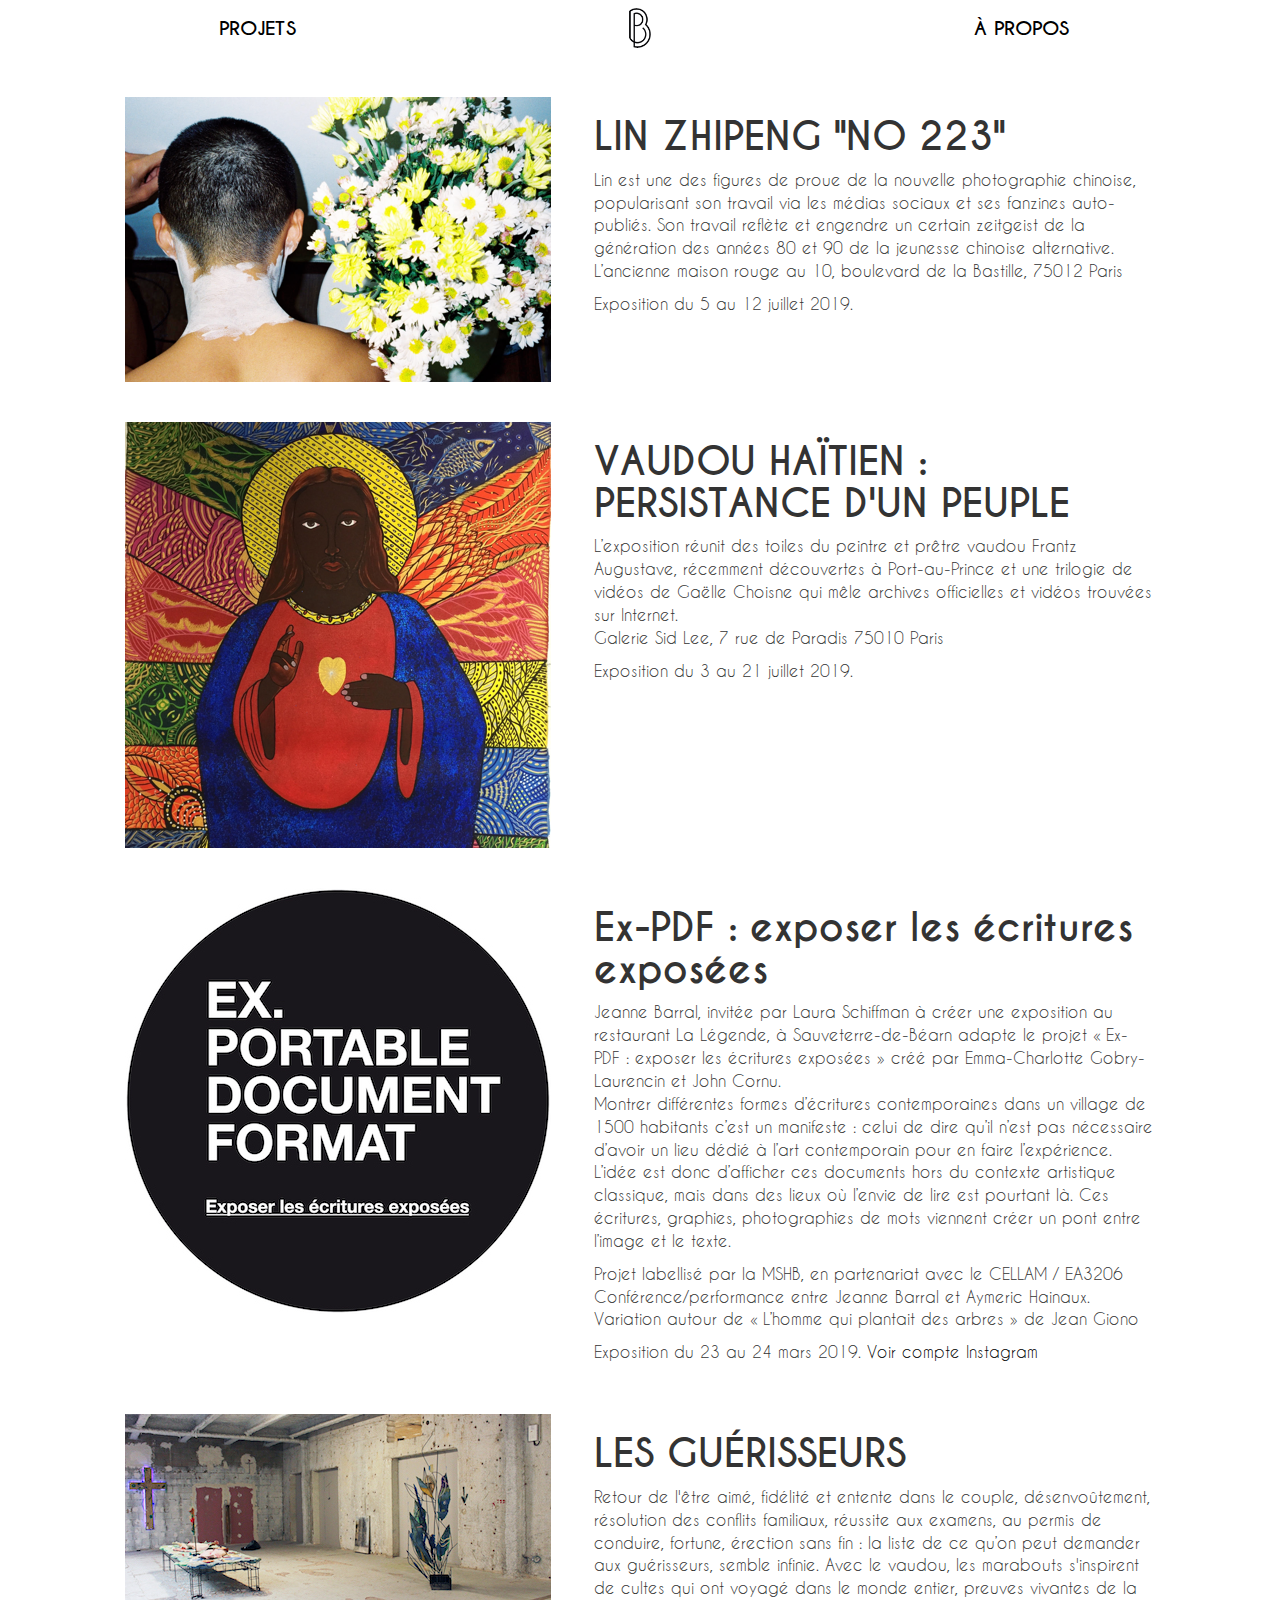
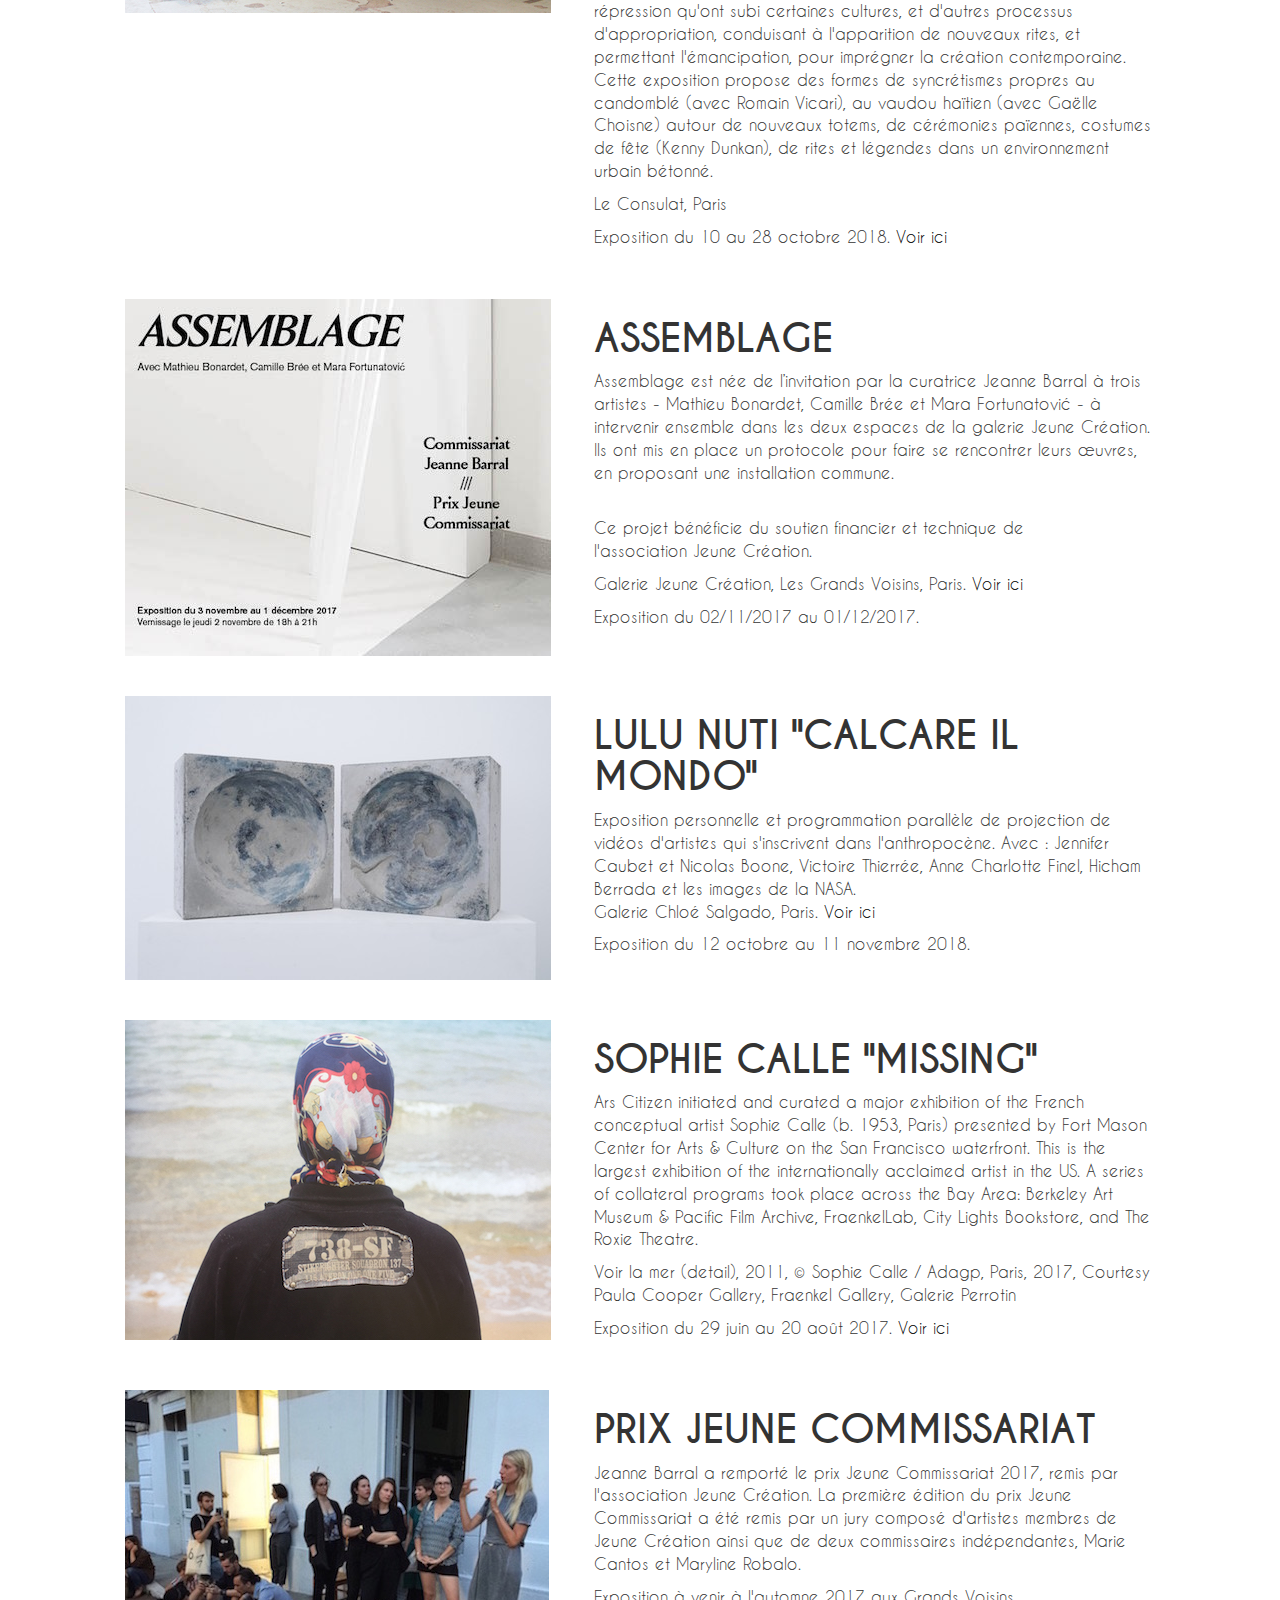
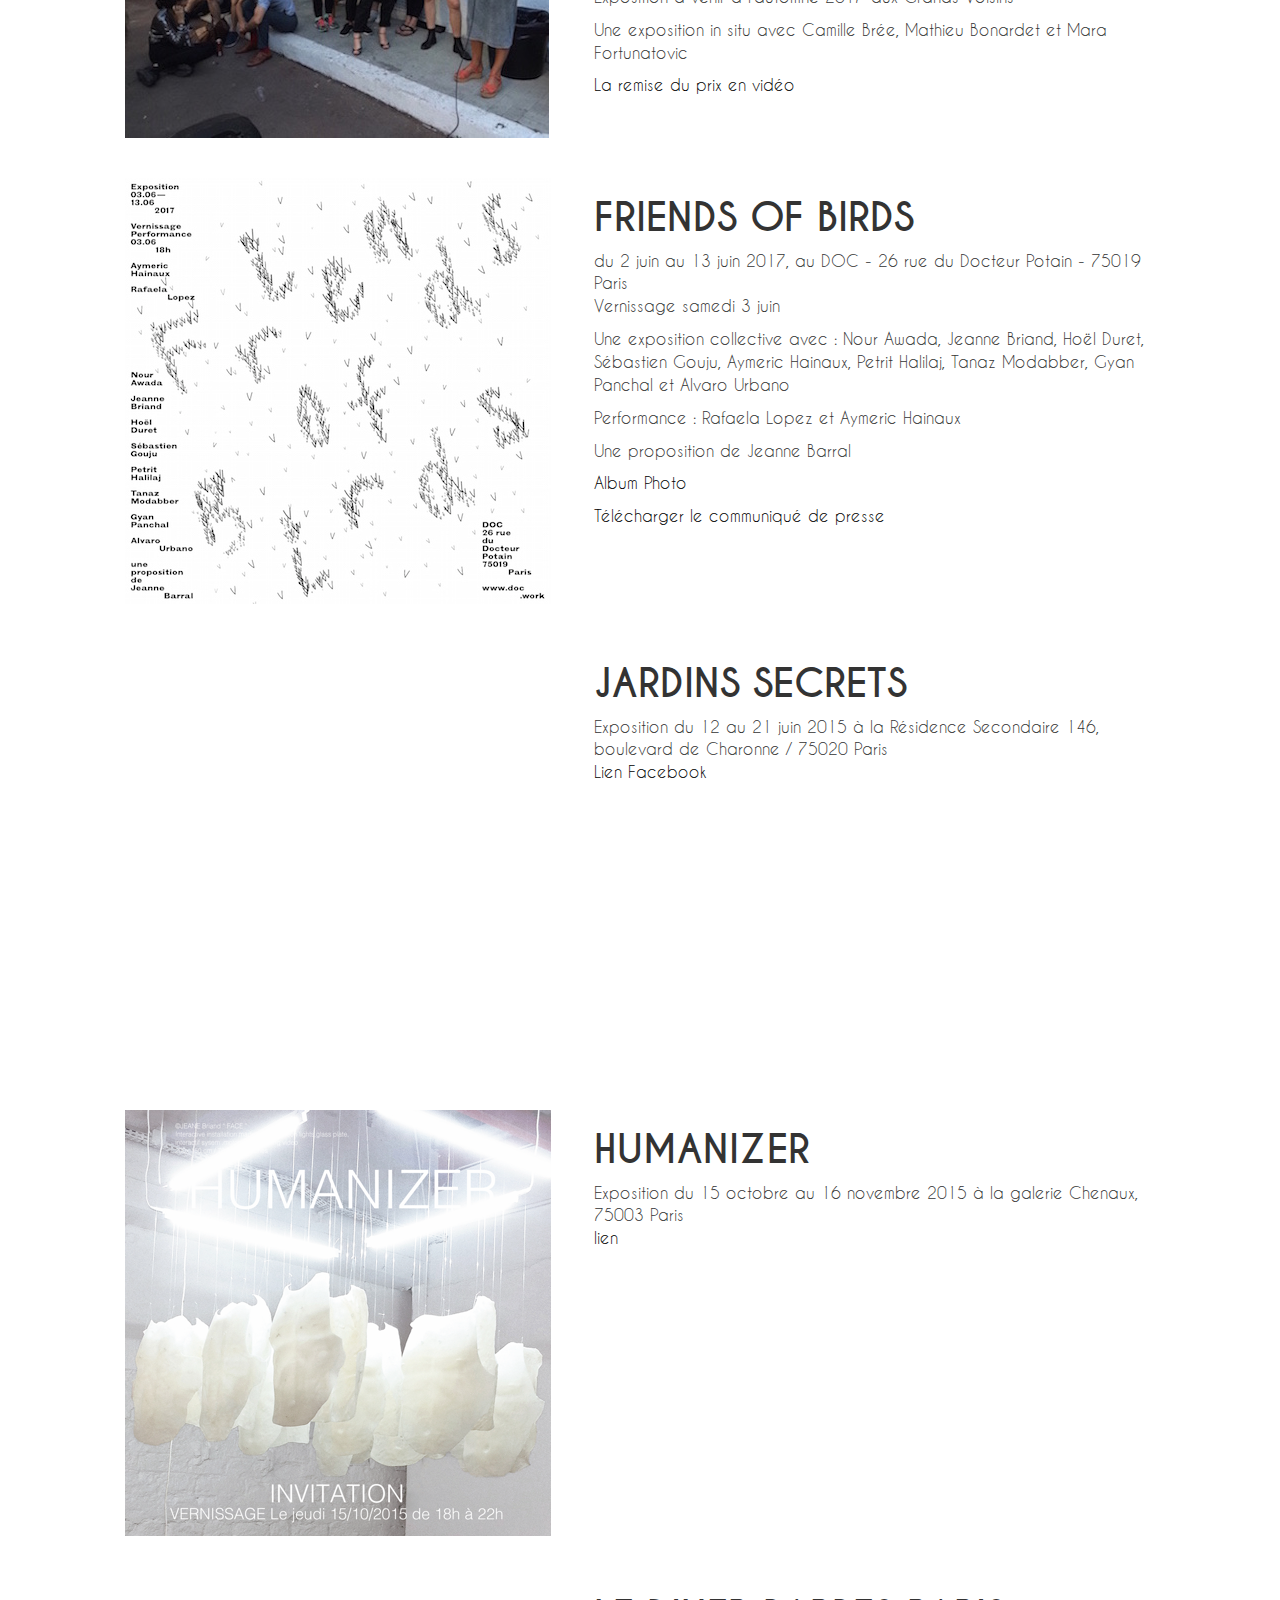
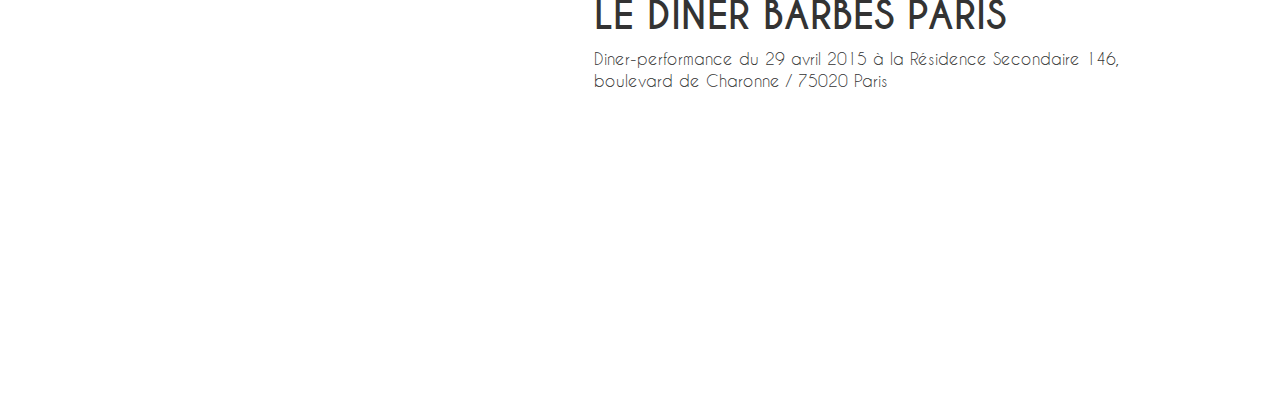
<file: index.html>
<html>
  <head>
    <link type="text/css" rel="stylesheet" href="bootstrap/css/bootstrap.css">
    <link type="text/css" rel="stylesheet" href="bootstrap/css/style.css">
    <script src="https://ajax.googleapis.com/ajax/libs/jquery/1.11.2/jquery.min.js"></script>
    <script src="bootstrap/js/bootstrap.js"></script>
  </head>

  <div class='row center' style='padding-top:8px; padding-bottom:8px;background:white;'>
       <div class='col-lg-5'>
        <a href="index.html"><h4>PROJETS</h4></a>
      </div>
      <div class='col-lg-2'>
         <a href="logo.html"><img src='images/logo-nb.png' style='height:40px;'></a>
      </div>
      <div class='col-lg-5'>
        <a href="apropos.html"><h4>À PROPOS</h4></a>
      </div>
      </div>
      
    <div class='container'>
      
    </div>
  
  
  <div class='container f16'>   

         <!-- <!> Debut du bloc <!> -->

   <div class='row m40'>
          <div class='col-lg-5 m20'> 

            <img src='images/zhipeng.png'></img>
        
    
      </div>
      
      <div class='col-lg-7'> 
          <div style='margin-left:40px'> 
          <h1> LIN ZHIPENG "NO 223"</h1>
          
          Lin est une des figures de proue de la nouvelle photographie chinoise, popularisant son travail via les médias sociaux et ses fanzines auto-publiés. Son travail reflète et engendre un certain zeitgeist de la génération des années 80 et 90 de la jeunesse chinoise alternative. </h4>
            
            <p>L’ancienne maison rouge au 10, boulevard de la Bastille, 75012 Paris</h4></p>
            <p>Exposition du 5 au 12 juillet 2019.</h4></p>
          </h4>
        </div>
      
    </div>
  </div>
<!-- <!> Fin du bloc <!> -->   


      <!-- <!> Debut du bloc <!> -->

   <div class='row m40'>
          <div class='col-lg-5 m20'> 

            <img src='images/vaudou.png'></img>
        
    
      </div>
      
      <div class='col-lg-7'> 
          <div style='margin-left:40px'> 
          <h1>VAUDOU HAÏTIEN : PERSISTANCE D'UN PEUPLE </h1>
          
          L’exposition réunit des toiles du peintre et prêtre vaudou Frantz Augustave, 
            récemment découvertes à Port-au-Prince et une trilogie de vidéos de Gaëlle Choisne qui mêle archives officielles et vidéos trouvées sur Internet. </h4>
            
            <p>Galerie Sid Lee, 7 rue de Paradis 75010 Paris </h4></p>
            <p>Exposition du 3 au 21 juillet 2019.</h4></p>
          </h4>
        </div>
      
    </div>
  </div>
<!-- <!> Fin du bloc <!> -->  

      <!-- <!> Debut du bloc <!> -->

   <div class='row m40'>
          <div class='col-lg-5 m20'> 

            <img src='images/expdf.jpg'></img>
        
    
      </div>
      
      <div class='col-lg-7'> 
          <div style='margin-left:40px'> 
          <h1> Ex-PDF : exposer les écritures exposées</h1>
          
          Jeanne Barral, invitée par Laura Schiffman à créer une exposition au restaurant La Légende, à Sauveterre-de-Béarn adapte le projet « Ex-PDF : exposer les écritures exposées » créé par Emma-Charlotte Gobry-Laurencin et John Cornu.

<p>Montrer différentes formes d’écritures contemporaines dans un village de 1500 habitants c’est un manifeste : celui de dire qu’il n’est pas nécessaire d’avoir un lieu dédié à l’art contemporain pour en faire l’expérience. L’idée est donc d’afficher ces documents hors du contexte artistique classique, mais dans des lieux où l’envie de lire est pourtant là. Ces écritures, graphies, photographies de mots viennent créer un pont entre l’image et le texte.</p>

Projet labellisé par la MSHB, en partenariat avec le CELLAM / EA3206


            
            <p>Conférence/performance entre Jeanne Barral et Aymeric Hainaux. Variation autour de « L’homme qui plantait des arbres » de Jean Giono</p>
            <p>Exposition du 23 au 24 mars 2019. <a href="https://www.instagram.com/p/BvJuP5bnlRB">Voir compte Instagram</a></p>
          
        </div>
      
    </div>
  </div>
<!-- <!> Fin du bloc <!> -->   

  <!-- <!> Debut du bloc <!> -->

   <div class='row m40'>
          <div class='col-lg-5 m20'> 

            <img src='images/guerisseurs.jpg'></img>
        
    
      </div>
      
      <div class='col-lg-7'> 
          <div style='margin-left:40px'> 
          <h1> LES GUÉRISSEURS</h1>

<p>Retour de l'être aimé, fidélité et entente dans le couple, désenvoûtement, résolution des conflits familiaux, réussite aux examens, au permis de conduire, fortune, érection sans fin : la liste de ce qu’on peut demander aux guérisseurs, semble infinie. Avec le vaudou, les marabouts s'inspirent de cultes qui ont voyagé dans le monde entier, preuves vivantes de la répression qu'ont subi certaines cultures, et d'autres processus d'appropriation, conduisant à l'apparition de nouveaux rites, et permettant l'émancipation, pour imprégner la création contemporaine. Cette exposition propose des formes de syncrétismes propres au candomblé (avec Romain Vicari), au vaudou haïtien (avec Gaëlle Choisne) autour de nouveaux totems, de cérémonies païennes, costumes de fête (Kenny Dunkan), de rites et légendes dans un environnement urbain bétonné. </p>

            
            <p>Le Consulat, Paris</p>
            <p>Exposition du 10 au 28 octobre 2018. <a href="https://www.leconsulat.org/exposition/lesguerisseurs/">Voir ici</a></p>
          
        </div>
      
    </div>
  </div>
<!-- <!> Fin du bloc <!> -->   

      <!-- <!> Debut du bloc <!> -->

   <div class='row m40'>
          <div class='col-lg-5 m20'> 

            <img src='images/assemblage.jpg'></img>
        
    
      </div>
      
      <div class='col-lg-7'> 
          <div style='margin-left:40px'> 
          <h1> ASSEMBLAGE</h1>
          
          <p>Assemblage est née de l’invitation par la curatrice Jeanne Barral à trois artistes - Mathieu Bonardet, Camille Brée et Mara Fortunatović - à intervenir ensemble dans les deux espaces de la galerie Jeune Création. Ils ont mis en place un protocole pour faire se rencontrer leurs œuvres, en proposant une installation commune.</p>
 
<p>Ce projet bénéficie du soutien financier et technique de l'association Jeune Création.</p></h4>
            
            <p>Galerie Jeune Création, Les Grands Voisins, Paris. <a href="https://www.jeunecreation.org/assemblage-jeanne-barral-prix-jeune-commissariat/">Voir ici</a> </h4></p>
            <p>Exposition du 02/11/2017 au 01/12/2017.</h4></p>
          </h4>
        </div>
      
    </div>
  </div>
<!-- <!> Fin du bloc <!> -->   

      <!-- <!> Debut du bloc <!> -->

   <div class='row m40'>
          <div class='col-lg-5 m20'> 

            <img src='images/lulu.jpg'></img>
        
    
      </div>
      
      <div class='col-lg-7'> 
          <div style='margin-left:40px'> 
          <h1> LULU NUTI "CALCARE IL MONDO"</h1>
          
          Exposition personnelle et programmation parallèle de projection de vidéos d'artistes qui s'inscrivent dans l'anthropocène. Avec : Jennifer Caubet et Nicolas Boone, Victoire Thierrée, Anne Charlotte Finel, Hicham Berrada et les images de la NASA. </h4>
            
            <p>Galerie Chloé Salgado, Paris. <a href="http://galeriechloesalgado.com/calcare-il-mondo/">Voir ici</a></h4></p>
            <p>Exposition du 12 octobre au 11 novembre 2018.</h4></p>
          </h4>
        </div>
      
    </div>
  </div>
<!-- <!> Fin du bloc <!> -->   

      <!-- <!> Debut du bloc <!> -->

   <div class='row m40'>
          <div class='col-lg-5 m20'> 

            <img src='images/sc.jpg'></img>
        
    
      </div>
      
      <div class='col-lg-7'> 
          <div style='margin-left:40px'> 
          <h1> SOPHIE CALLE "MISSING"</h1>
          
          <p>Ars Citizen initiated and curated a major exhibition of the French conceptual artist Sophie Calle (b. 1953, Paris) presented by Fort Mason Center for Arts & Culture on the San Francisco waterfront. This is the largest exhibition of the internationally acclaimed artist in the US. A series of collateral programs took place across the Bay Area: Berkeley Art Museum & Pacific Film Archive, FraenkelLab, City Lights Bookstore, and The Roxie Theatre.</p>
          <p>Voir la mer (detail), 2011, © Sophie Calle / Adagp, Paris, 2017, Courtesy Paula Cooper Gallery, Fraenkel Gallery, Galerie Perrotin</p>

 </h4> 
            </h4><p>Exposition du 29 juin au 20 août 2017. <a href="https://www.nytimes.com/2017/04/10/t-magazine/sophie-calle-artist-cat-pregnant.html?_r=0">Voir ici</a></h4></p>
          </h4>
        </div>
      
    </div>
  </div>
<!-- <!> Fin du bloc <!> -->   
 

      <!-- <!> Debut du bloc <!> -->

   <div class='row m40'>
          <div class='col-lg-5 m20'> 

            <img src='images/jeanne prix jeune commissaire.JPG'></img>
        
    
      </div>
      
      <div class='col-lg-7'> 
          <div style='margin-left:40px'> 
          <h1> PRIX JEUNE COMMISSARIAT </h1>

             Jeanne Barral a remporté le prix Jeune Commissariat 2017, remis par l'association Jeune Création. La première édition du prix Jeune Commissariat a été remis par un jury composé d'artistes membres de Jeune Création ainsi que de deux commissaires indépendantes, Marie Cantos et Maryline Robalo.</p>
              <p>Exposition à venir à l'automne 2017 aux Grands Voisins</p>
              <p>Une exposition in situ avec Camille Brée, Mathieu Bonardet et Mara Fortunatovic</p>

                <p><a href='https://www.facebook.com/jeunecreati0n/videos/1527628367302067/?hc_ref=ART7eH-FuPuAmU6cm2X8dLWtk8KYS8lQMbYq1rkxGGm5Zmu5tzPPzD7poslehP4a7dM&pnref=story'> La remise du prix en vidéo</a> </p>    
        </div>
      
    </div>
  </div>
<!-- <!> Fin du bloc <!> -->   

  <!-- <!> Debut du bloc <!> -->

   <div class='row m40'>
          <div class='col-lg-5 m20'> 
        
          <img src='images/friendsofbirds-carre.jpg'></img>
    
      </div>
      
      <div class='col-lg-7'> 
          <div style='margin-left:40px'> 
          <h1> FRIENDS OF BIRDS </h1>

             du 2 juin au 13 juin 2017, au DOC - 26 rue du Docteur Potain - 75019 Paris
              <p>Vernissage samedi 3 juin</p>
              <p>Une exposition collective avec : Nour Awada, Jeanne Briand, Hoël Duret, Sébastien Gouju, Aymeric Hainaux, Petrit Halilaj, Tanaz Modabber, Gyan Panchal et Alvaro Urbano</p>
              <p>Performance : Rafaela Lopez et Aymeric Hainaux</p>
              <p>Une proposition de Jeanne Barral</p>

                <p><a href='https://www.facebook.com/media/set/?set=a.836088326539479.1073741838.486166048198377&type=1&l=7b29eab5bd'> Album Photo</a> </p>

                <p><a href='http://barbesparis.com/images/livret_FR.pdf'> Télécharger le communiqué de presse</a> </p></h4>


        </div>
      
    </div>
  </div>
<!-- <!> Fin du bloc <!> -->   
    <div class='row m40'>
        <div class='col-lg-5 m20'> 
         <iframe width="426" height="426" src="https://www.youtube.com/embed/dBDBMG1JHSQ" frameborder="0" allowfullscreen></iframe>
        
        </div>
        
        <div class='col-lg-7'> 
          	<div style='margin-left:40px'> 
	       		<h1> JARDINS SECRETS </h1>
	
	      	  	 Exposition du 12 au 21 juin 2015
	   			 	à la Résidence Secondaire
	   					146, boulevard de Charonne / 75020 Paris
	      			  	
	   		<p><a href='https://www.facebook.com/events/1007544436016'> Lien Facebook</a> </p></h4>
        
        	</div>
        
    	</div>
    </div>
		  
	 <div class='row m40'>
	     <div class='col-lg-5 m20'> 
	       <img src='images/humanizer-carre.png'></img>
      </div>
      
      <div class='col-lg-7'> 
        	<div style='margin-left:40px'> 
       		<h1> HUMANIZER </h1>
      	  	 Exposition du 15 octobre au 16 novembre 2015
   			 	à la galerie Chenaux, 75003 Paris      			  	
   		<p><a href='http://www.chenauxgallery.com/exposition/past/humanizer/detail/'> lien </a> </p></h4>
      	 </div>
  	 </div>
   </div>
	 
<!-- <!> Debut du bloc <!> -->

	 <div class='row m40'>
	        <div class='col-lg-5 m20'> 
        
	  <iframe width="426" height="426" src="https://www.youtube.com/embed/U0oA4hBnIyE" frameborder="0" allowfullscreen></iframe>
	  
      </div>
      
      <div class='col-lg-7'> 
        	<div style='margin-left:40px'> 
       		<h1> LE DINER BARBES PARIS </h1>

      	  	 Diner-performance du 29 avril 2015
	   			 	à la Résidence Secondaire
	   					146, boulevard de Charonne / 75020 Paris </h4>


      	</div>
      
  	</div>
  </div>
<!-- <!> Fin du bloc <!> -->



</div>
	
    
  </body>

  </html>
</file>
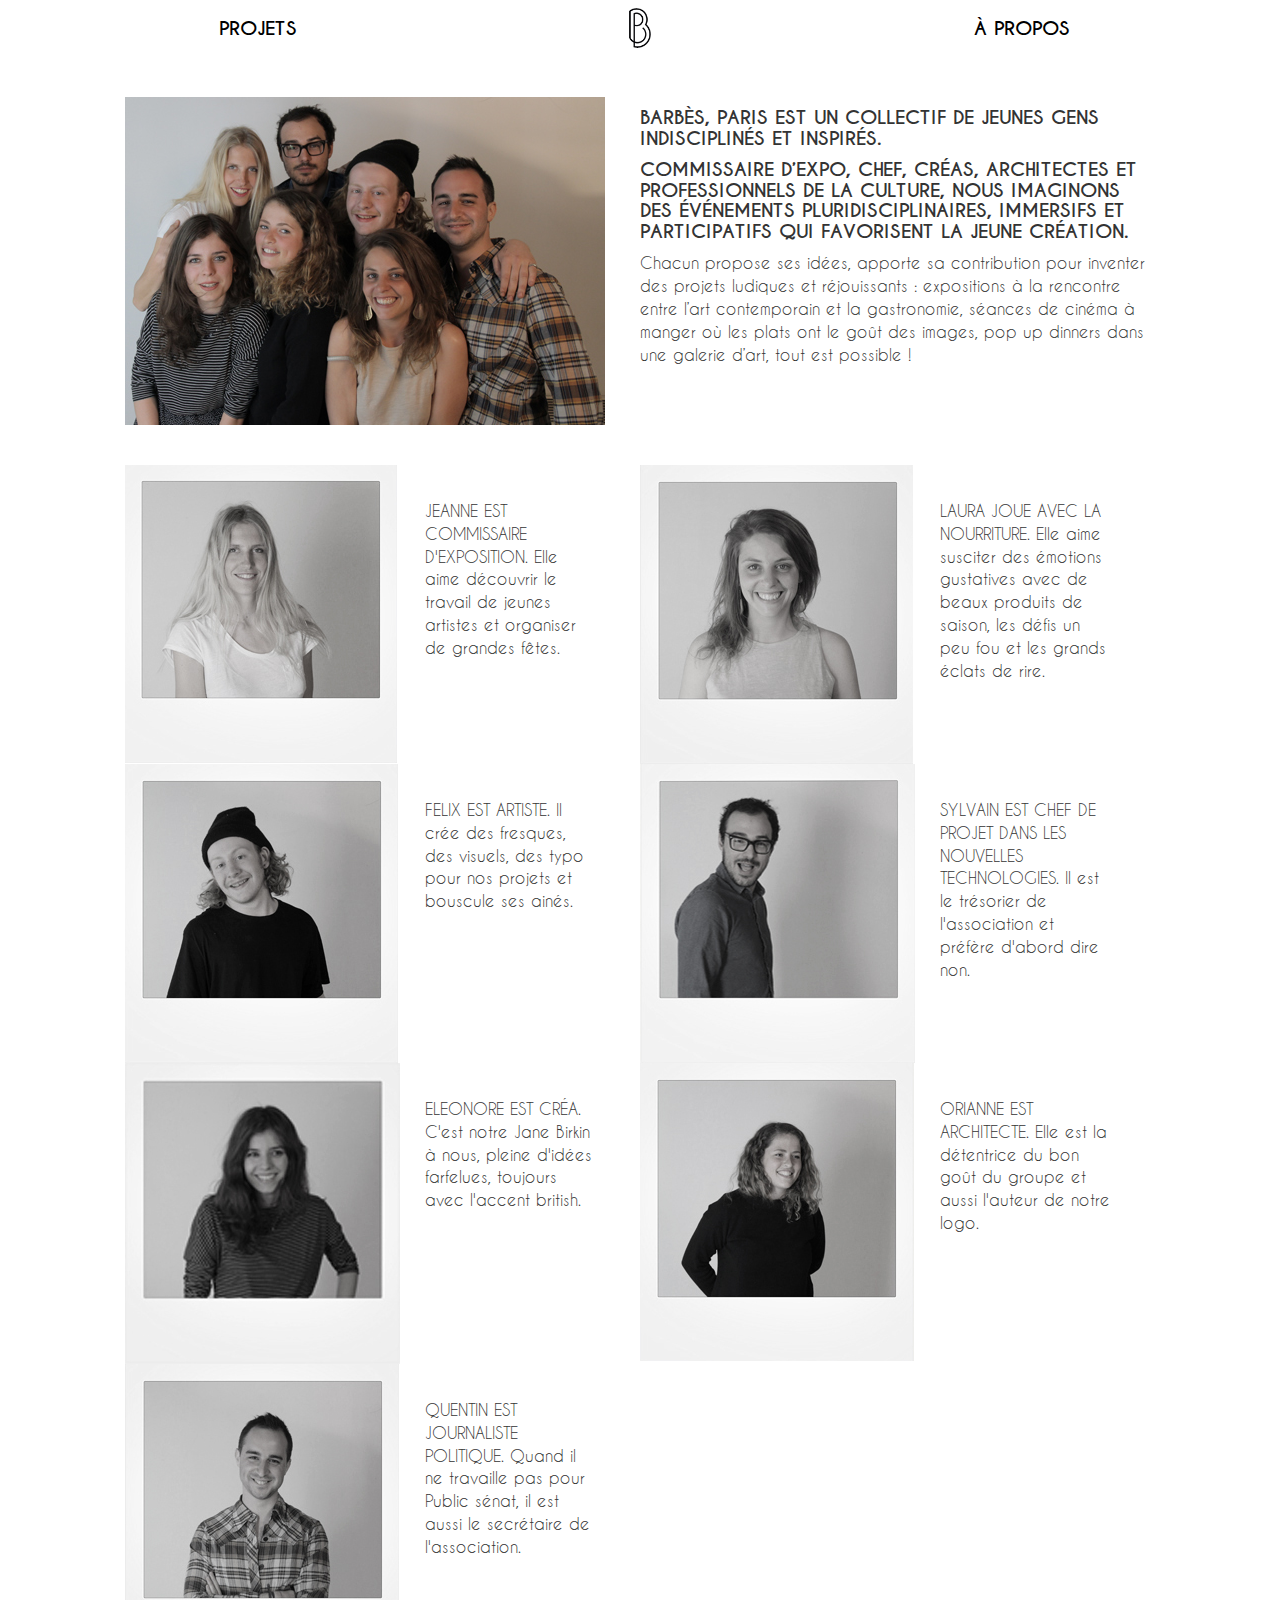
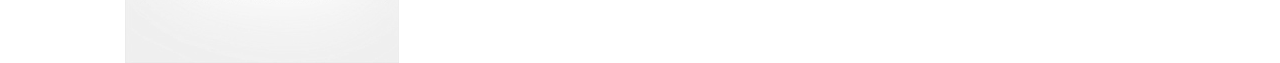
<file: apropos.html>
<html>
  <head>
    <link type="text/css" rel="stylesheet" href="bootstrap/css/bootstrap.css">
    <link type="text/css" rel="stylesheet" href="bootstrap/css/style.css">
  </head>

    
    <div class='row center' style='padding-top:8px; padding-bottom:8px;background:white;'>
       <div class='col-lg-5'>
        <a href="index.html"><h4>PROJETS</h4></a>
      </div>
      <div class='col-lg-2'>
         <a href="logo.html"><img src='images/logo-nb.png' style='height:40px;'></a>
      </div>
      <div class='col-lg-5'>
        <a href="apropos.html"><h4>À PROPOS</h4></a>
      </div>
      </div>
      
    <div class='container'>
      
    </div>
    
<div class='container'>
              
      <div class='row'>
          
      </div>
    
    <div class='container'>      
      <div class='row m40'>
          <div class='col-lg-6'> 
          
          <img src='images/groupe.jpg'></img>
          
          </div>
          
          <div class='col-lg-6'>
            
            <h4> BARBÈS, PARIS EST UN COLLECTIF DE JEUNES GENS INDISCIPLINÉS ET INSPIRÉS. </h4>

            <h4>COMMISSAIRE D’EXPO, CHEF, CRÉAS, ARCHITECTES ET PROFESSIONNELS DE LA CULTURE, NOUS IMAGINONS DES ÉVÉNEMENTS PLURIDISCIPLINAIRES, IMMERSIFS ET PARTICIPATIFS QUI FAVORISENT LA JEUNE CRÉATION.</h4>

            <p class='f16'>Chacun propose ses idées, apporte sa contribution pour inventer des projets ludiques et réjouissants : expositions à la rencontre entre l’art contemporain et la gastronomie, séances de cinéma à manger où les plats ont le goût des images, pop up dinners dans une galerie d’art, tout est possible !</p>

            </p>
          </div>
          
      </div>
      <div class='container'>
 
      <!--Début bloc les membres fondateurs -->
       
      <div class='row m40'>
        
        <div class='col-lg-6'>
          <div class='col-lg-7'>
            <img src='images/jeanne.jpg'>
          </div>
          <div class='col-lg-4 equipe'>
             JEANNE EST COMMISSAIRE D'EXPOSITION.
Elle aime découvrir le travail de jeunes artistes et organiser de grandes fêtes.
          </div>
        </div>
        
        <div class='col-lg-6'>
          <div class='col-lg-7'>
            <img src='images/laura.jpg'>
          </div>
          <div class='col-lg-4 equipe'>
           LAURA JOUE AVEC LA NOURRITURE.
Elle aime susciter des émotions gustatives avec de beaux produits de saison, les défis un peu fou et les grands éclats de rire. 
          </div>
        </div>
      
      </div>
      
      <div class='row'>
        
        <div class='col-lg-6'>
          <div class='col-lg-7'>
            <img src='images/felix.jpg'>
          </div>
          <div class='col-lg-4 equipe'>
          FELIX EST ARTISTE.
Il crée des fresques, des visuels, des typo pour nos projets et bouscule ses ainés.
          </div>
        </div>
        
        <div class='col-lg-6'>
          <div class='col-lg-7'>
            <img src='images/sylvain.jpg'>
          </div>
          <div class='col-lg-4 equipe'>
          SYLVAIN EST CHEF DE PROJET DANS LES NOUVELLES TECHNOLOGIES. 
Il est le trésorier de l'association et préfère d'abord dire non.
          </div>
        </div>
      
      </div>
      
      <div class='row'>
        
        <div class='col-lg-6'>
          <div class='col-lg-7'>
            <img src='images/eleonore.jpg'>
          </div>
          <div class='col-lg-4 equipe'>
            ELEONORE EST CRÉA.
C'est notre Jane Birkin à nous, pleine d'idées farfelues, toujours avec l'accent british.
          </div>
     </div>
     
        <div class='col-lg-6'>
          <div class='col-lg-7'>
            <img src='images/orianne.jpg'>
          </div>
          <div class='col-lg-4 equipe'>
            ORIANNE EST ARCHITECTE.
Elle est la détentrice du bon goût du groupe et aussi l'auteur de notre logo.
          </div>
        </div>
     
    </div>

      
      <div class='row'>
        
        <div class='col-lg-6'>
          <div class='col-lg-7'>
            <img src='images/quentin.jpg'>
          </div>
          <div class='col-lg-4 equipe'>
          QUENTIN EST JOURNALISTE POLITIQUE.
Quand il ne travaille pas pour Public sénat, il est aussi le secrétaire de l'association. 
          </div>
        </div>
      
      </div>      
     

    </div>
  </body>
</html>
</file>
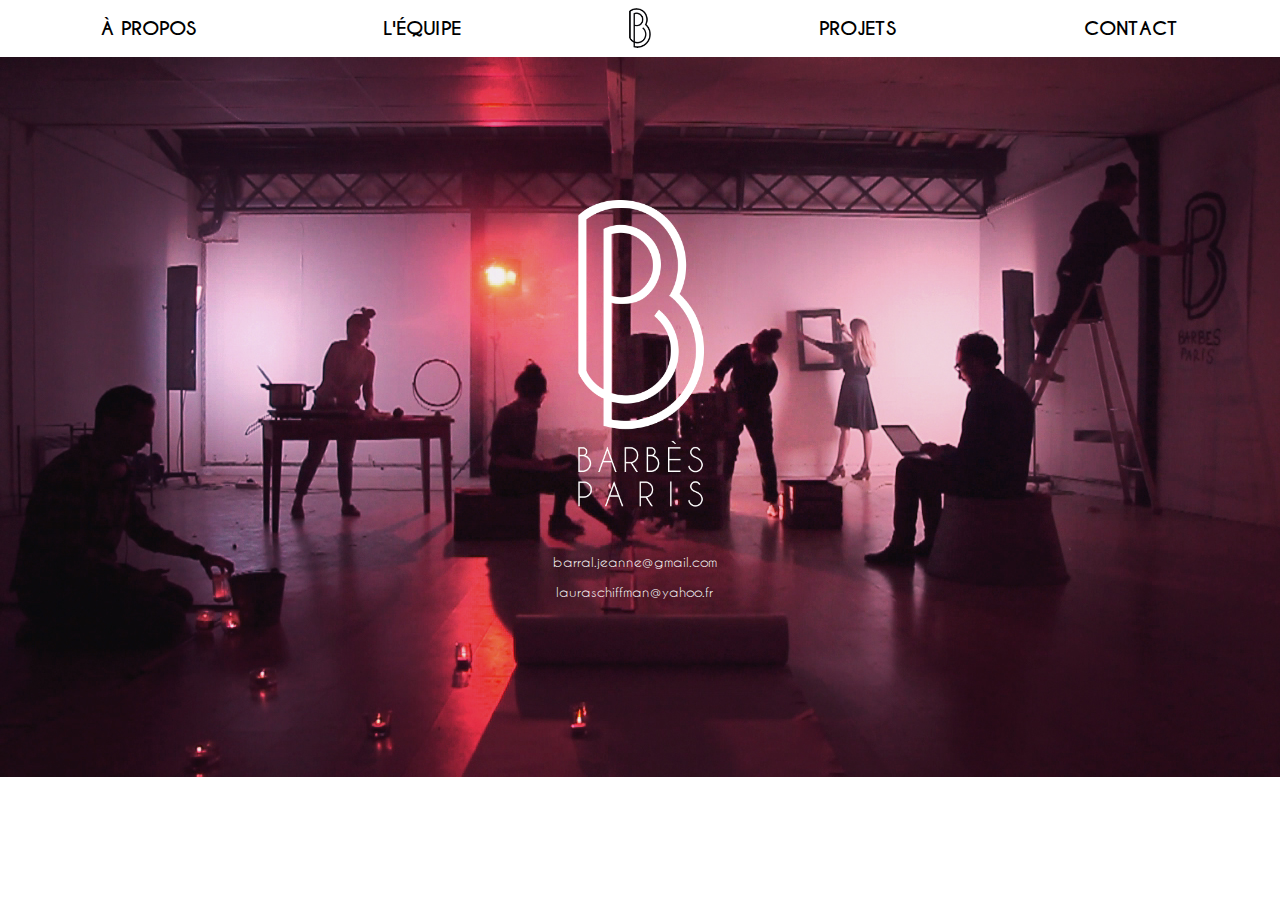
<file: contact.html>
<html>
  <head>
    <link type="text/css" rel="stylesheet" href="bootstrap/css/bootstrap.css">
    <link type="text/css" rel="stylesheet" href="bootstrap/css/style.css">
  </head>

  <body>
    
    <div class='row center' style='padding-top:8px; padding-bottom:8px;background:white;'>
      <div class='col-lg-3'>
        <a href="apropos.html"><h4>À PROPOS</h4></a>
      </div>
      <div class='col-lg-2'>
         <a href="lequipe.html"><h4>L'ÉQUIPE</h4></a>
      </div>
      <div class='col-lg-2'>
         <a href="index.html"><img src='images/logo-nb.png' style='height:40px;'></a>
      </div>
      <div class='col-lg-2'>
        <a href="projets.html"><h4>PROJETS</h4></a>
      </div>
      <div class='col-lg-3'>
        <a href="contact.html"><h4>CONTACT</h4></a>
      </div>
      </div>
    
    <div> <img style='width:100%' src='images/home.jpg'> </img></div>
    
    <div style='position:absolute; top:200px; width:100%; text-align:center;'>
      <img style='width:10%' src="images/logo+texte-blanc.png"> </img>
      <div class='padding-text center m40'> <p><a style='color:white;' href='mailto:barral.jeanne@gmail.com'>barral.jeanne@gmail.com
	  <p class= href='mailto:lauraschiffman@yahoo.fr'>lauraschiffman@yahoo.fr</p></a></p></div>
    </div>
    </div>
    
    <div class='container'>
              
      <div class='row' style='margin-top:52px;'>
          
      </div>
        
    </div>
  </body>
</html>
</file>
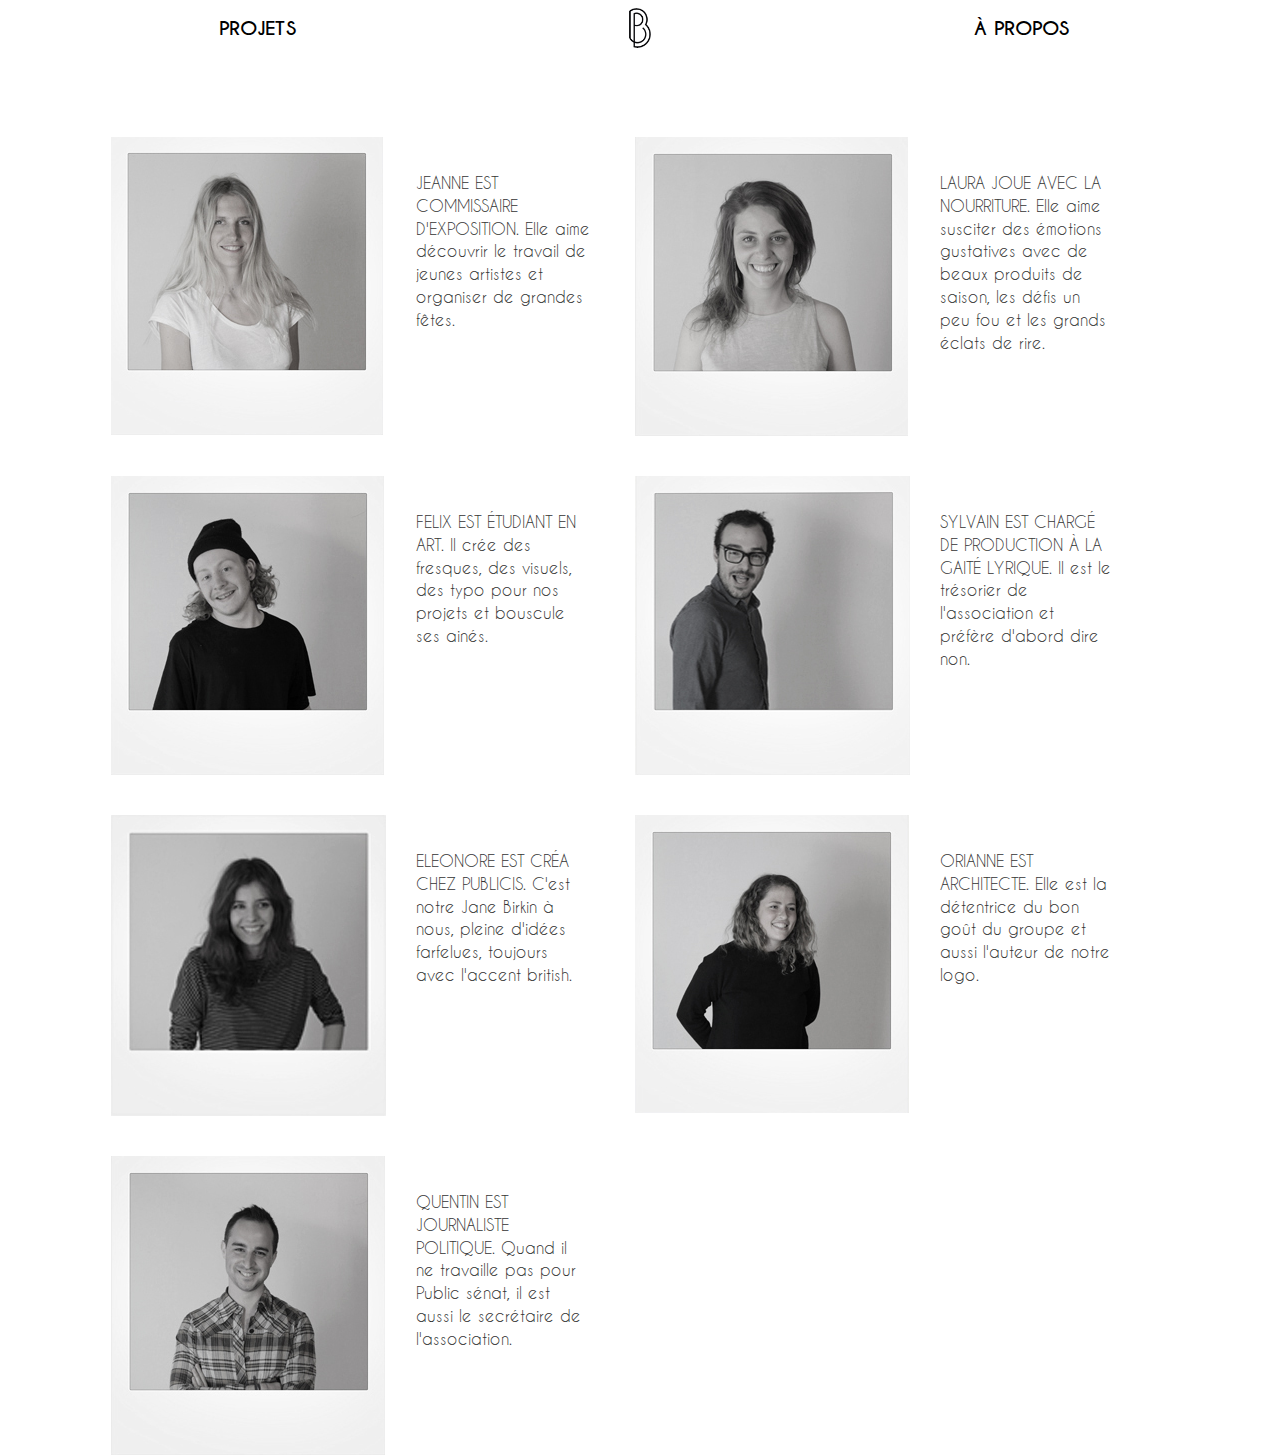
<file: lequipe.html>
<html>
  <head>
    <link type="text/css" rel="stylesheet" href="bootstrap/css/bootstrap.css">
    <link type="text/css" rel="stylesheet" href="bootstrap/css/style.css">
    
    
  </head>
  <body class=''>
    
    <div class='row center' style='padding-top:8px; padding-bottom:8px;background:white;'>
       <div class='col-lg-5'>
        <a href="projets.html"><h4>PROJETS</h4></a>
      </div>
      <div class='col-lg-2'>
         <a href="index.html"><img src='images/logo-nb.png' style='height:40px;'></a>
      </div>
      <div class='col-lg-5'>
        <a href="apropos.html"><h4>À PROPOS</h4></a>
      </div>
      </div>
    
    <div style='width:90%' class='container'>
 
      <!--Début bloc les membres fondateurs -->
 
      <div class='row padding-text m40'>
      </div>
      
      <div class='row m40 padding-text'>
        
        <div class='col-lg-6'>
          <div class='col-lg-7'>
            <img src='images/jeanne.jpg'>
          </div>
          <div class='col-lg-4 equipe'>
             JEANNE EST COMMISSAIRE D'EXPOSITION.
Elle aime découvrir le travail de jeunes artistes et organiser de grandes fêtes.
          </div>
        </div>
        
        <div class='col-lg-6'>
          <div class='col-lg-7'>
            <img src='images/laura.jpg'>
          </div>
          <div class='col-lg-4 equipe'>
           LAURA JOUE AVEC LA NOURRITURE.
Elle aime susciter des émotions gustatives avec de beaux produits de saison, les défis un peu fou et les grands éclats de rire. 
          </div>
        </div>
      
      </div>
      
      <div class='row m40 padding-text'>
        
        <div class='col-lg-6'>
          <div class='col-lg-7'>
            <img src='images/felix.jpg'>
          </div>
          <div class='col-lg-4 equipe'>
          FELIX EST ÉTUDIANT EN ART.
Il crée des fresques, des visuels, des typo pour nos projets et bouscule ses ainés.
          </div>
        </div>
        
        <div class='col-lg-6'>
          <div class='col-lg-7'>
            <img src='images/sylvain.jpg'>
          </div>
          <div class='col-lg-4 equipe'>
          SYLVAIN EST CHARGÉ DE PRODUCTION À LA GAITÉ LYRIQUE. 
Il est le trésorier de l'association et préfère d'abord dire non.
          </div>
        </div>
      
      </div>
      
      <div class='row m40 padding-text'>
        
        <div class='col-lg-6'>
          <div class='col-lg-7'>
            <img src='images/eleonore.jpg'>
          </div>
          <div class='col-lg-4 equipe'>
            ELEONORE EST CRÉA CHEZ PUBLICIS.
C'est notre Jane Birkin à nous, pleine d'idées farfelues, toujours avec l'accent british.
          </div>
		 </div>
		 
        <div class='col-lg-6'>
          <div class='col-lg-7'>
            <img src='images/orianne.jpg'>
          </div>
          <div class='col-lg-4 equipe'>
            ORIANNE EST ARCHITECTE.
Elle est la détentrice du bon goût du groupe et aussi l'auteur de notre logo.
          </div>
        </div>
		 
		</div>

      
      <div class='row m40 padding-text'>
        
        <div class='col-lg-6'>
          <div class='col-lg-7'>
            <img src='images/quentin.jpg'>
          </div>
          <div class='col-lg-4 equipe'>
          QUENTIN EST JOURNALISTE POLITIQUE.
Quand il ne travaille pas pour Public sénat, il est aussi le secrétaire de l'association. 
          </div>
        </div>
      
      </div>      
        
    </div>
  </body>
</html>
</file>
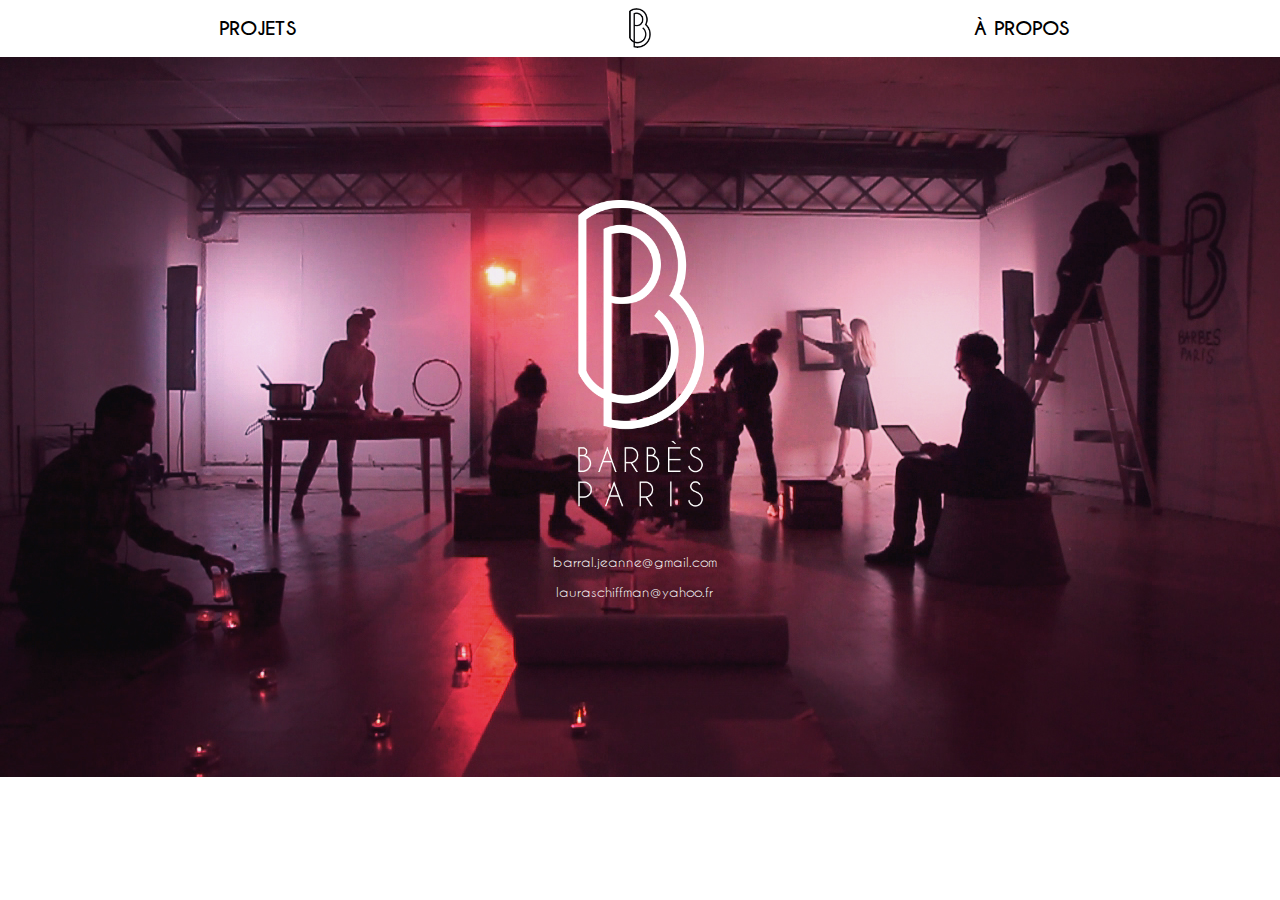
<file: logo.html>
<html>
  <head>
    <link type="text/css" rel="stylesheet" href="bootstrap/css/bootstrap.css">
    <link type="text/css" rel="stylesheet" href="bootstrap/css/style.css">
  </head>

  <body>
    
    <div class='row center' style='padding-top:8px; padding-bottom:8px;background:white;'>
       <div class='col-lg-5'>
        <a href="index.html"><h4>PROJETS</h4></a>
      </div>
      <div class='col-lg-2'>
         <a href="logo.html"><img src='images/logo-nb.png' style='height:40px;'></a>
      </div>
      <div class='col-lg-5'>
        <a href="apropos.html"><h4>À PROPOS</h4></a>
      </div>
      </div>
      
    <div class='container'>
      
    </div>
        
    <div> <img style='width:100%' src='images/home.jpg'> </img></div>
    
    <div style='position:absolute; top:200px; width:100%; text-align:center;'>
      <img style='width:10%' src="images/logo+texte-blanc.png"> </img>
      <div class='padding-text center m40'> <p><a style='color:white;' href='mailto:barral.jeanne@gmail.com'>barral.jeanne@gmail.com
    <p class= href='mailto:lauraschiffman@yahoo.fr'>lauraschiffman@yahoo.fr</p></a></p></div>
    </div>
  </body>
</html>
</file>
<file: bootstrap/css/style.css>
@font-face{
  font-family: 'CaviarDreams';
  src: url('CaviarDreams.ttf') format('truetype');
  font-style: normal;
}

@font-face{
  font-family: 'CaviarDreamsBold';
  src: url('Caviar_Dreams_Bold.ttf') format('truetype');
}

body{
  background:white;
  font-family: 'CaviarDreams', Arial, sans-serif;
  font-weight:normal;
}

h1, h2, h3, h4, h5 {
  font-family: 'CaviarDreamsBold', Arial, sans-serif;
}

h4 {
  font-size:19px;
}

.equipe {
  font-size:16px;
  margin-top:35px;
}

.orange{
  background:#F4A460;
}

.tatiblue{
  background:#66B8E8;
}

.turquoise{
	background:#AFEEEE;
}

.rose{
  background:#FFC0CB;
}

.blue{
  background:#4955ad;
}

.beige{
  background:#e7eacb;
}

.center{
  text-align:center;
}

.m2O{
  margin-top:20px;
}

.m170{
  margin-top:170px;
}

.m7O{
  margin-top:70px;
}

.m280{
  margin-top:280px;
}
.container{
  width:1000px;
}
.m40{
  margin-top:40px
}

.m52{
  margin-top:52px
}

.padding-text{
  padding-right:73px;
  padding-left:62px;
}
.justify{
  text-align:justify;
}

a{
  color:black;
}

a:hover{
  color:#FD8F21;
  text-decoration:none;
}

.f16{
  font-size:16px;
}

.text-equipe{
  font-size:18px;
}
.m110{
  margin-top:110px;
}
.m90{
  margin-top:90px;
}
.m40{
  margin-top:40px;
}

.image{
  width:800px;
}
</file>
